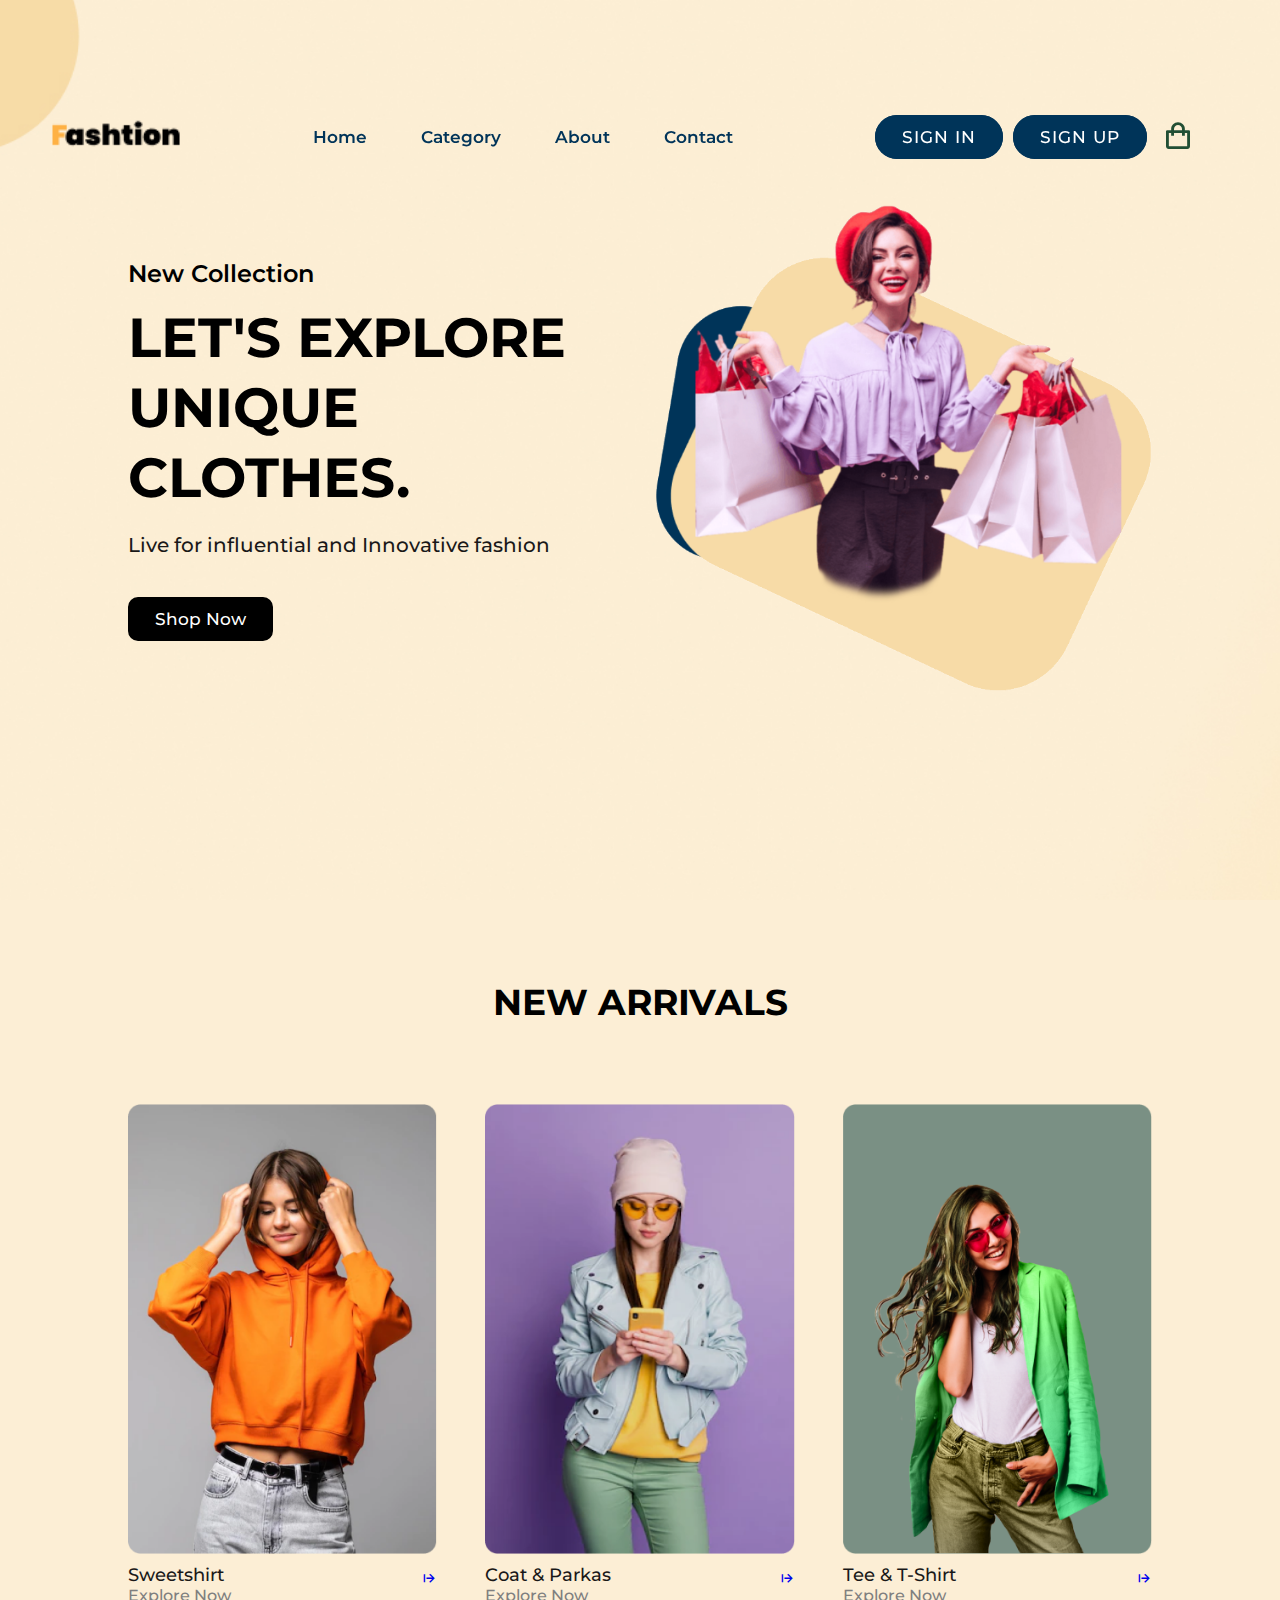
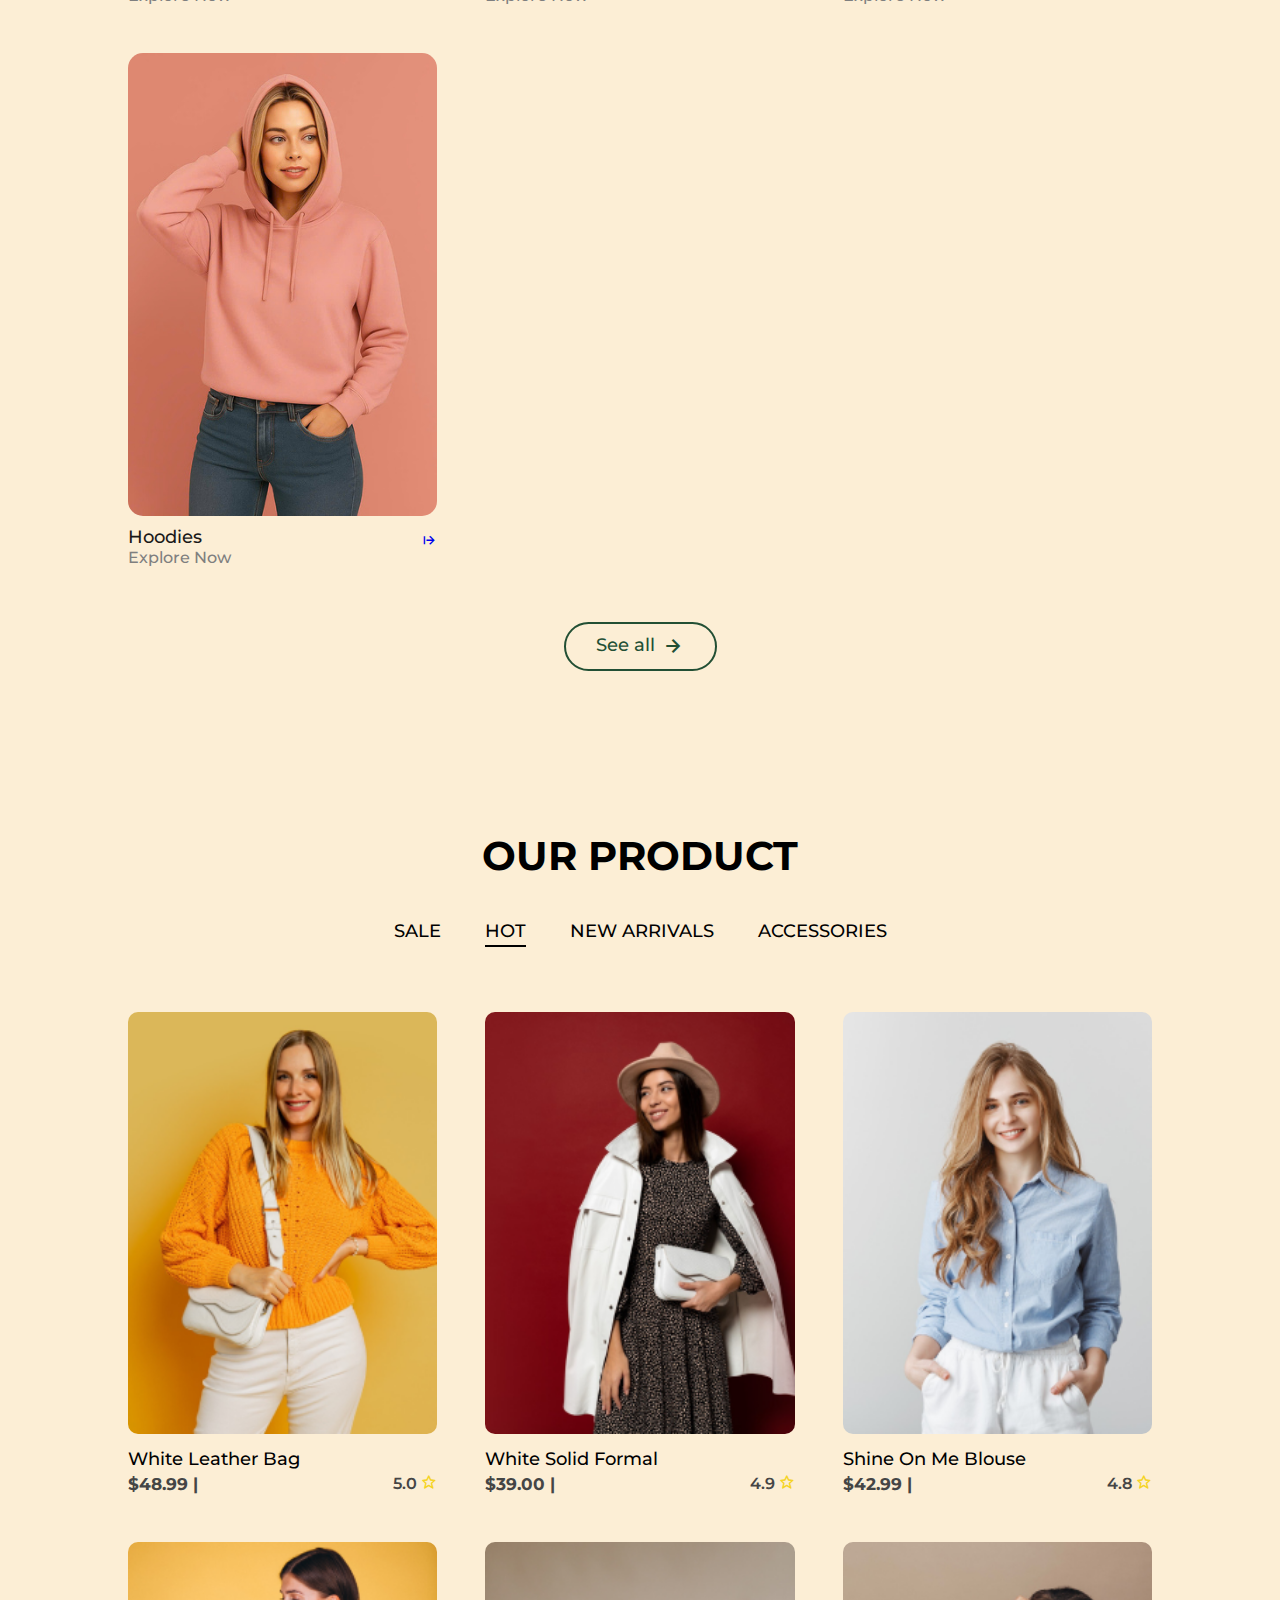
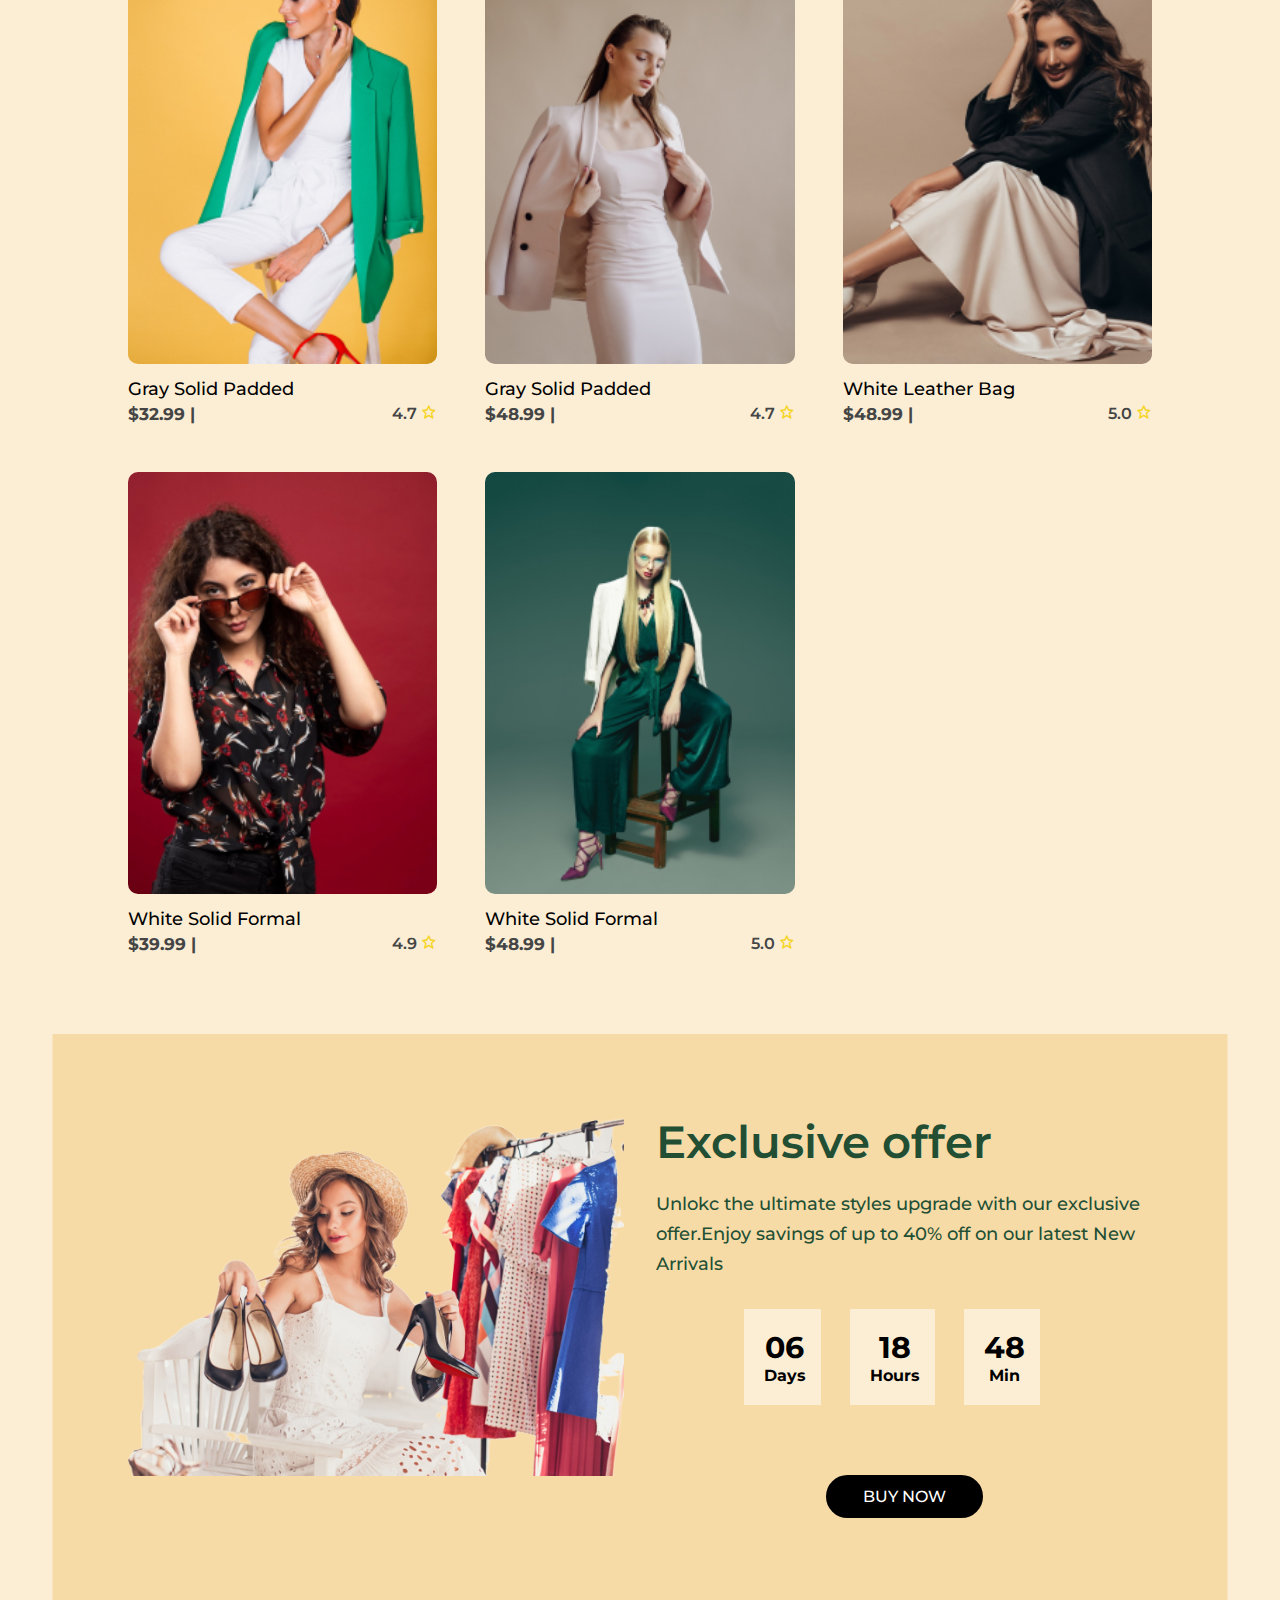
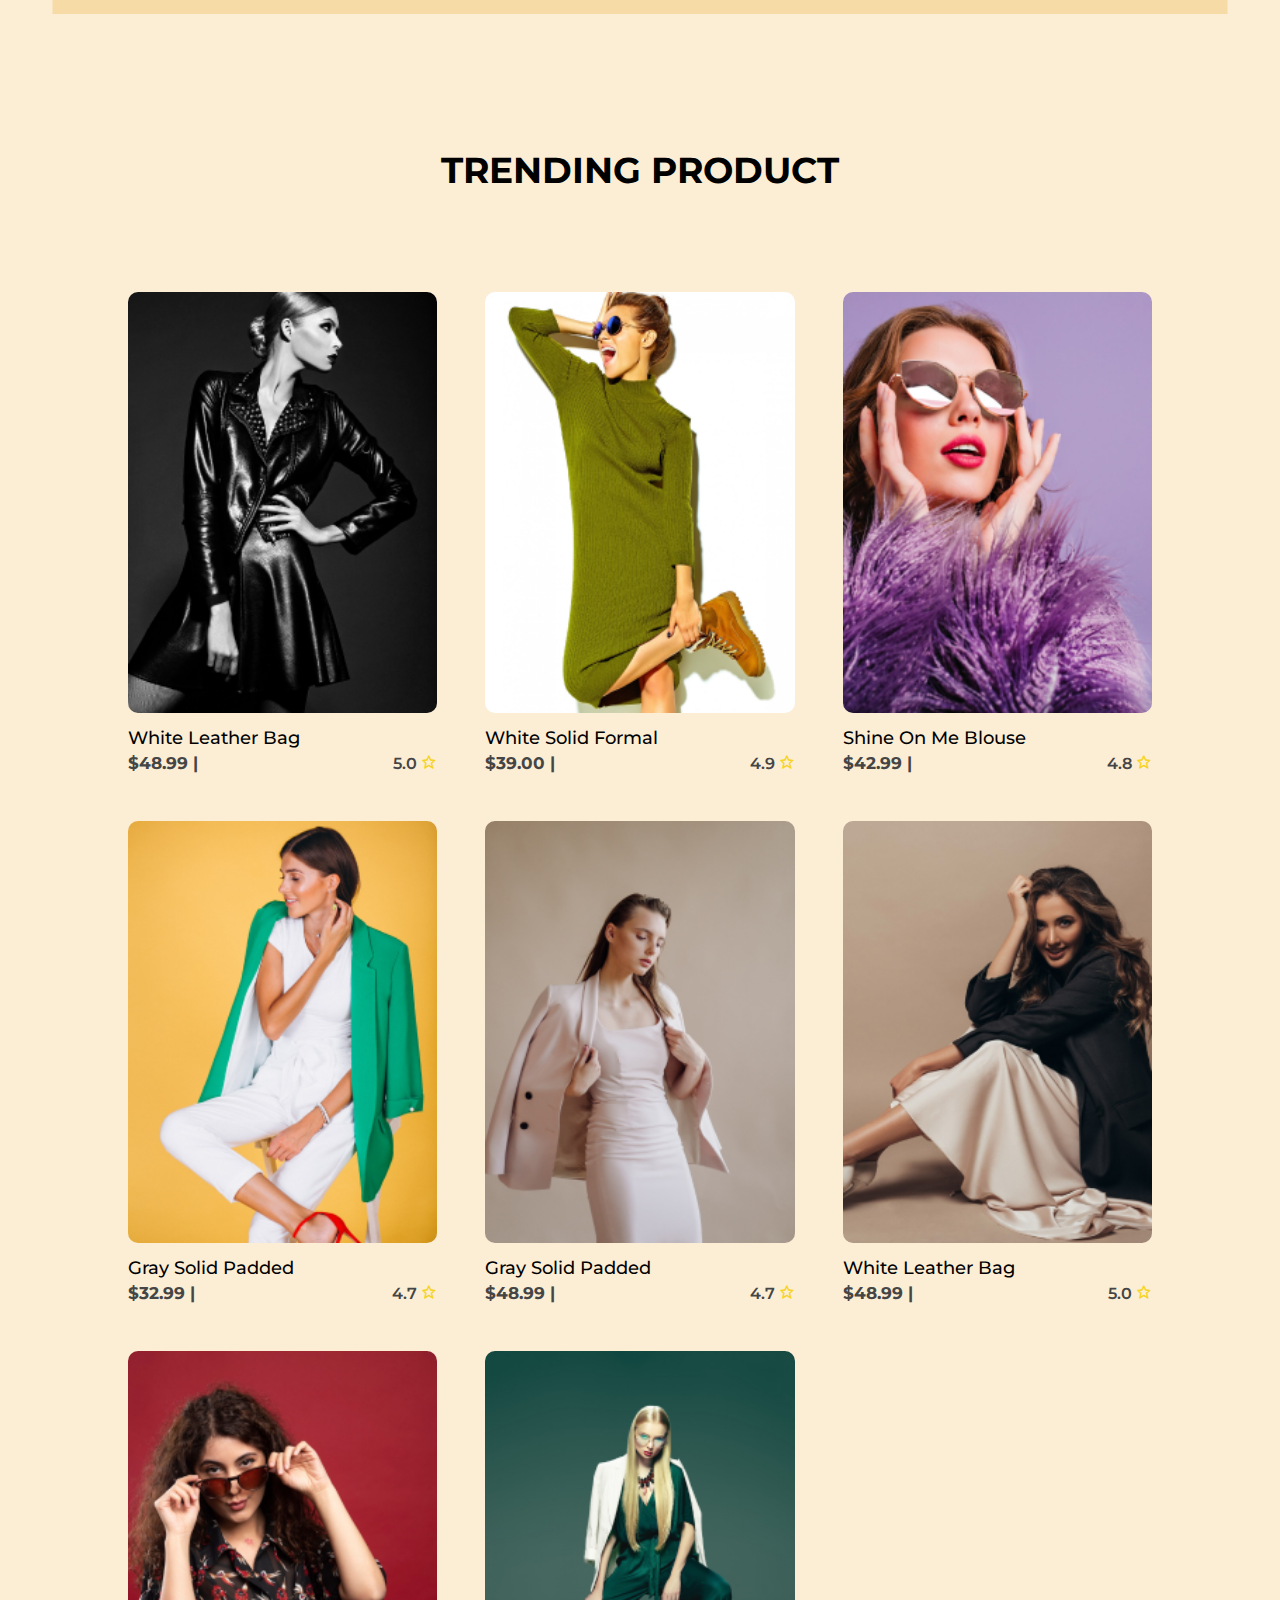
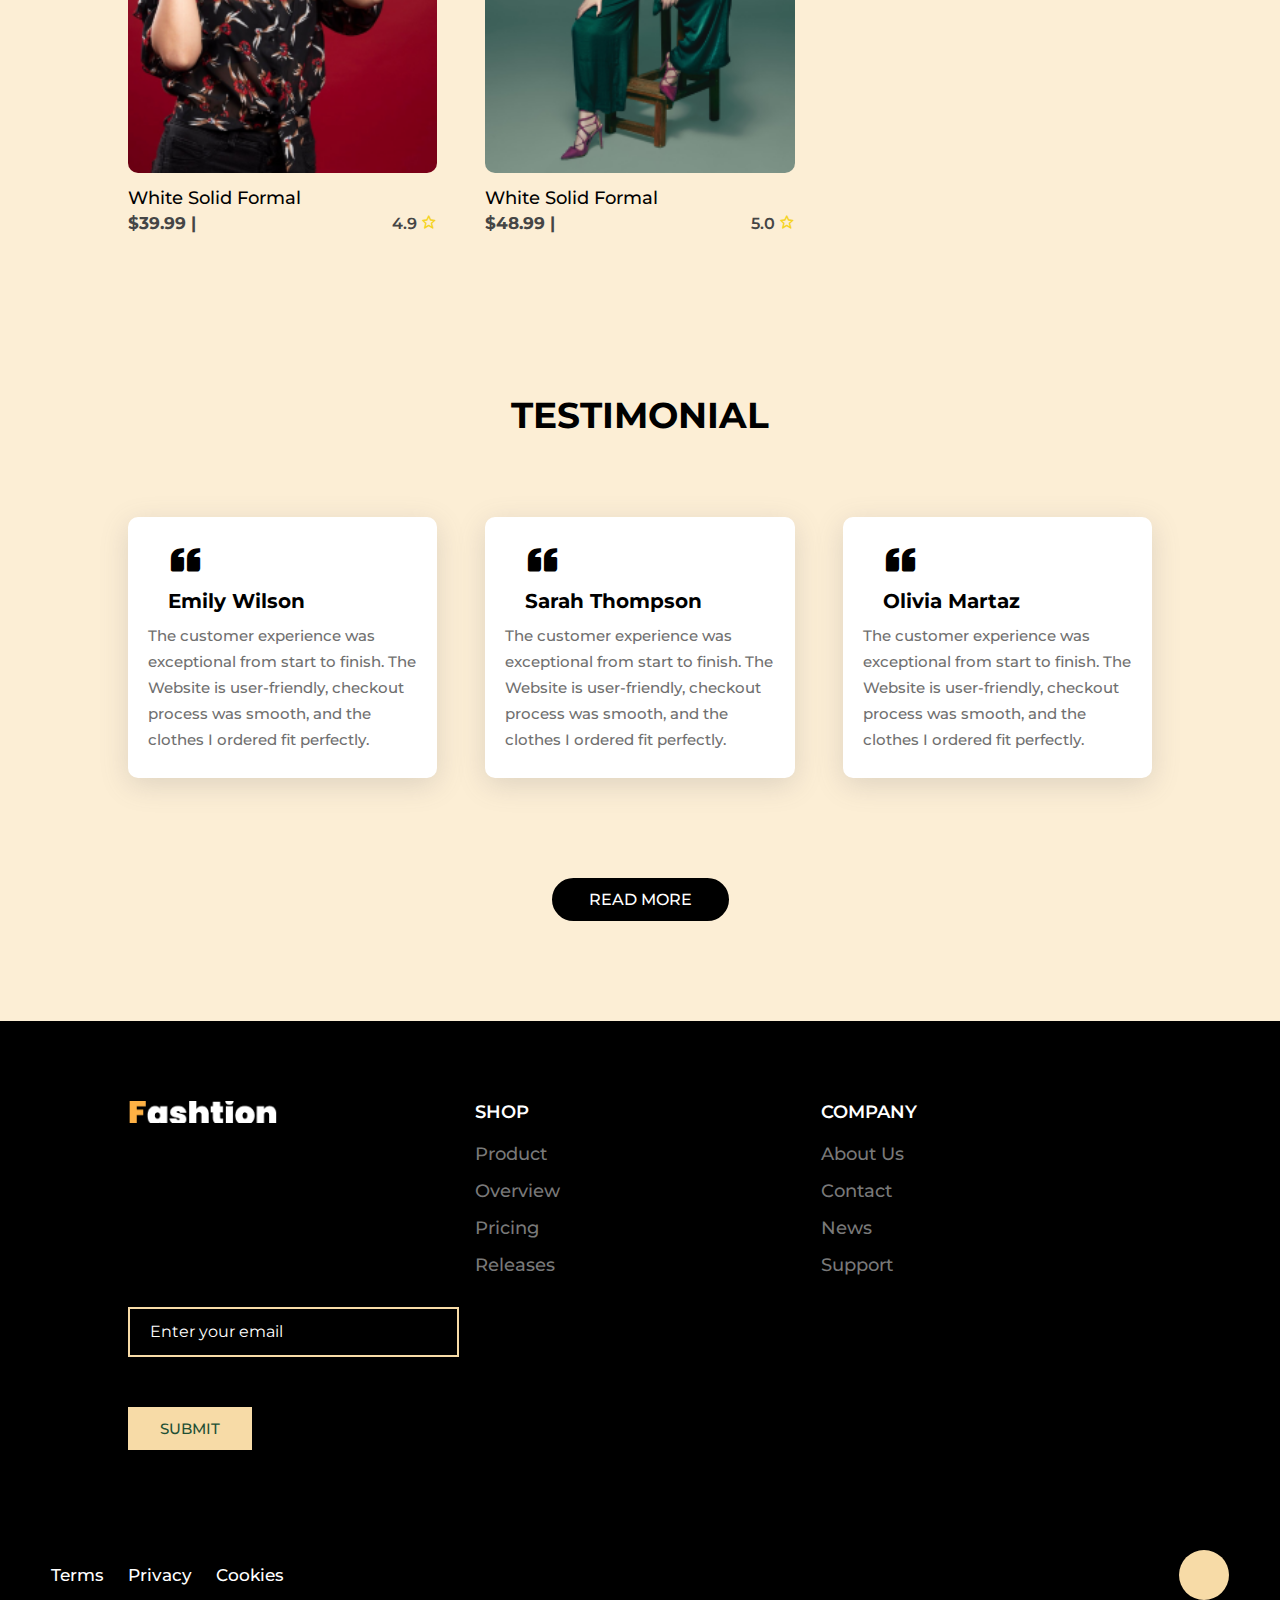
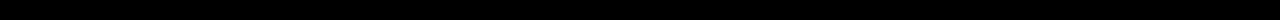
<file: Fshion/index.html>
<!DOCTYPE html>
<html lang="en">

<head>
    <meta charset="UTF-8">
    <meta name="viewport" content="width=device-width, initial-scale=1.0">
    <title>Fashion</title>
    <!-- link of css -->
    <link rel="stylesheet" href="styles.css">
    <!-- link of google font -->
    <link rel="preconnect" href="https://fonts.googleapis.com">
    <link rel="preconnect" href="https://fonts.gstatic.com" crossorigin>
    <link href="https://fonts.googleapis.com/css2?family=Montserrat:ital,wght@0,100..900;1,100..900&display=swap"
        rel="stylesheet">
    <!-- link box of icon -->
    <link rel="stylesheet" href="https://cdn.jsdelivr.net/npm/boxicons@latest/css/boxicons.min.css">
    <!-- or -->
    <link rel="stylesheet" href="https://unpkg.com/boxicons@latest/css/boxicons.min.css">
    <link rel="stylesheet" href="https://cdnjs.cloudflare.com/ajax/libs/font-awesome/6.5.1/css/all.min.css"
        integrity="sha512-DTOQO9RWCH3ppGqcWaEA1BIZOC6xxalwEsw9c2QQeAIftl+Vegovlnee1c9QX4TctnWMn13TZye+giMm8e2LwA=="
        crossorigin="anonymous" referrerpolicy="no-referrer" />

</head>

<body>
    <header>
        <a href="#" class="logo"><img src="image/logo.png" alt=""></a>
        <ul class="navbar">
            <li><a href="#">Home</a></li>
            <li><a href="#">Category</a></li>
            <li><a href="#">About</a></li>
            <li><a href="#">Contact</a></li>

        </ul>
        <div class="nav-btn">
            <div class="btn-first">
                <a href="login.html">Sign In</a>
            </div>

            <div class="nav-btn">
                <div class="btn-first">
                    <a href="#">Sign Up</a>
                </div>

                <div class="nav-icon">
                    <a href="#"><i class='bx  bx-shopping-bag'></i> </a>
                </div>

                <div class="bx bx-menu" id="menu-icon"></div>
            </div>
    </header>
    <!-- home section -->
    <section class="home">
        <div class="home-text">
            <h5>New Collection</h5>
            <h1>Let's Explore<br> unique clothes.</h1>

            <h4>Live for influential and Innovative fashion</h4>

            <div class="home-btn">
                <a href="#" class="hm-btn">Shop Now</a>
            </div>
        </div>

        <div class="home-img">
            <img src="image/banner1.png" alt="">
        </div>

    </section>
    <!-- New Arrivals section -->
    <section class="Arrivals">
        <div class="arriv-top">
            <h2>New Arrivals</h2>
        </div>
        <div class="main-ariv">
            <div class="arriv-1">
                <div class="arriv-img">
                    <img src="./image/FashionImage-1.png" alt="">
                </div>

                <div class="arriv-text">
                    <div class="arriv-btm">
                        <h4>Sweetshirt</h4>
                        <p>Explore Now</p>
                    </div>

                    <div class="arriv-icon">
                        <a href="#"><i class='bx bx-arrow-from-left'></i></a>
                    </div>
                </div>
            </div>

            <div class="arriv-1">
                <div class="arriv-img">
                    <img src="./image/FashionImage-2.png" alt="">
                </div>

                <div class="arriv-text">
                    <div class="arriv-btm">
                        <h4>Coat & Parkas</h4>
                        <p>Explore Now</p>
                    </div>

                    <div class="arriv-icon">
                        <a href="#"><i class='bx bx-arrow-from-left'></i></a>
                    </div>
                </div>
            </div>

            <div class="arriv-1">
                <div class="arriv-img">
                    <img src="./image/FashionImage-3.png" alt="">
                </div>

                <div class="arriv-text">
                    <div class="arriv-btm">
                        <h4>Tee & T-Shirt</h4>
                        <p>Explore Now</p>
                    </div>

                    <div class="arriv-icon">
                        <a href="#"><i class='bx bx-arrow-from-left'></i></a>
                    </div>
                </div>
            </div>

            <div class="arriv-1">
                <div class="arriv-img" style="border-radius:15px;">
                    <img src="./image/imagefashion4.jpg" alt="">
                </div>

                <div class="arriv-text">
                    <div class="arriv-btm">
                        <h4>Hoodies</h4>
                        <p>Explore Now</p>
                    </div>

                    <div class="arriv-icon">
                        <a href="#"><i class='bx bx-arrow-from-left'></i></a>
                    </div>
                </div>
            </div>

        </div>
        <div class="arriv-btn">
            <a href="#" class="arrb-btn">See all <span><i class="bx bx-right-arrow-alt"></i></span></a>
        </div>
    </section>
    <!-- our-product-section -->
    <section class="product">
        <div class="pro-top">
            <h2>Our Product</h2>
        </div>
        <div class="pro-lidt">
            <a href="#">Sale</a>
            <a href="#" id="hot">Hot</a>
            <a href="#">New Arrivals</a>
            <a href="#">Accessories</a>
        </div>
        <div class="main-product">
            <!-- product 1 -->
            <div class="row">
                <div class="pro-img">
                    <img src="./image/product-1.png" alt="" class="">
                </div>
                <div class="pro-text">
                    <h4>White Leather Bag</h4>
                    <div class="pri-ratting">
                        <div class="pro-price">
                            <h5>$48.99 |</h5>
                        </div>
                        <div class="ratting">
                            <h6>5.0 <span><i class='bx  bx-star'></i> </span></h6>
                        </div>
                    </div>
                </div>
            </div>
            <!-- product 2 -->
            <div class="row">
                <div class="pro-img">
                    <img src="./image/product-2.png" alt="" class="">
                </div>
                <div class="pro-text">
                    <h4>White Solid Formal</h4>
                    <div class="pri-ratting">
                        <div class="pro-price">
                            <h5>$39.00 |</h5>
                        </div>
                        <div class="ratting">
                            <h6>4.9 <span><i class='bx  bx-star'></i> </span></h6>
                        </div>
                    </div>
                </div>
            </div>
            <!-- product 3 -->
            <div class="row">
                <div class="pro-img">
                    <img src="./image/product-3.png" alt="" class="">
                </div>
                <div class="pro-text">
                    <h4>Shine On Me Blouse</h4>
                    <div class="pri-ratting">
                        <div class="pro-price">
                            <h5>$42.99 |</h5>
                        </div>
                        <div class="ratting">
                            <h6>4.8 <span><i class='bx  bx-star'></i> </span></h6>
                        </div>
                    </div>
                </div>
            </div>
            <!-- product 4 -->
            <div class="row">
                <div class="pro-img">
                    <img src="./image/product-4.png" alt="" class="">
                </div>
                <div class="pro-text">
                    <h4>Gray Solid Padded</h4>
                    <div class="pri-ratting">
                        <div class="pro-price">
                            <h5>$32.99 |</h5>
                        </div>
                        <div class="ratting">
                            <h6>4.7 <span><i class='bx  bx-star'></i> </span></h6>
                        </div>
                    </div>
                </div>
            </div>
            <!-- product 5 -->
            <div class="row">
                <div class="pro-img">
                    <img src="./image/product-5.png" alt="" class="">
                </div>
                <div class="pro-text">
                    <h4>Gray Solid Padded</h4>
                    <div class="pri-ratting">
                        <div class="pro-price">
                            <h5>$48.99 |</h5>
                        </div>
                        <div class="ratting">
                            <h6>4.7 <span><i class='bx  bx-star'></i> </span></h6>
                        </div>
                    </div>
                </div>
            </div>
            <!-- product 6 -->
            <div class="row">
                <div class="pro-img">
                    <img src="./image/product-6.png" alt="" class="">
                </div>
                <div class="pro-text">
                    <h4>White leather bag</h4>
                    <div class="pri-ratting">
                        <div class="pro-price">
                            <h5>$48.99 |</h5>
                        </div>
                        <div class="ratting">
                            <h6>5.0 <span><i class='bx  bx-star'></i> </span></h6>
                        </div>
                    </div>
                </div>
            </div>
            <!-- product 7 -->
            <div class="row">
                <div class="pro-img">
                    <img src="./image/product-7.png" alt="" class="">
                </div>
                <div class="pro-text">
                    <h4>White Solid Formal</h4>
                    <div class="pri-ratting">
                        <div class="pro-price">
                            <h5>$39.99 |</h5>
                        </div>
                        <div class="ratting">
                            <h6>4.9 <span><i class='bx  bx-star'></i> </span></h6>
                        </div>
                    </div>
                </div>
            </div>
            <!-- product 8 -->
            <div class="row">
                <div class="pro-img">
                    <img src="./image/product-8.png" alt="" class="">
                </div>
                <div class="pro-text">
                    <h4>White Solid Formal</h4>
                    <div class="pri-ratting">
                        <div class="pro-price">
                            <h5>$48.99 |</h5>
                        </div>
                        <div class="ratting">
                            <h6>5.0 <span><i class='bx  bx-star'></i> </span></h6>
                        </div>
                    </div>
                </div>
            </div>

        </div>
    </section>
    <!-- offer section -->
    <section class="offer">
        <div class="main-offer">
            <div class="offer-img"><img src="./image/offer-img.png" alt="" class="">
            </div>
            <div class="offer-text">
                <h2>Exclusive offer</h2>
                <p>Unlokc the ultimate styles upgrade with our exclusive
                    offer.Enjoy savings of up to 40% off on our latest New Arrivals</p>
                <div class="offer-days">
                    <div class="days-info">
                        <h5>06</h5>
                        <h6>Days</h6>
                    </div>

                    <div class="days-info">
                        <h5>18</h5>
                        <h6>Hours</h6>
                    </div>

                    <div class="days-info">
                        <h5>48</h5>
                        <h6>Min</h6>
                    </div>
                </div>
                <div class="offer-btn">
                    <a href="#" class="">Buy Now</a>
                </div>
            </div>
        </div>
    </section>
    <!-- trending product -->
    <section class="trending-product">
        <div class="trend-text">
            <h2>Trending Product</h2>
        </div>
        <div class="main-product">
            <!-- product 1 -->
            <div class="row">
                <div class="pro-img">
                    <img src="./image/product-9.png" alt="" class="">
                </div>
                <div class="pro-text">
                    <h4>White Leather Bag</h4>
                    <div class="pri-ratting">
                        <div class="pro-price">
                            <h5>$48.99 |</h5>
                        </div>
                        <div class="ratting">
                            <h6>5.0 <span><i class='bx  bx-star'></i> </span></h6>
                        </div>
                    </div>
                </div>
            </div>
            <!-- product 2 -->
            <div class="row">
                <div class="pro-img">
                    <img src="./image/product-10.png" alt="" class="">
                </div>
                <div class="pro-text">
                    <h4>White Solid Formal</h4>
                    <div class="pri-ratting">
                        <div class="pro-price">
                            <h5>$39.00 |</h5>
                        </div>
                        <div class="ratting">
                            <h6>4.9 <span><i class='bx  bx-star'></i> </span></h6>
                        </div>
                    </div>
                </div>
            </div>
            <!-- product 3 -->
            <div class="row">
                <div class="pro-img">
                    <img src="./image/product-11.png" alt="" class="">
                </div>
                <div class="pro-text">
                    <h4>Shine On Me Blouse</h4>
                    <div class="pri-ratting">
                        <div class="pro-price">
                            <h5>$42.99 |</h5>
                        </div>
                        <div class="ratting">
                            <h6>4.8 <span><i class='bx  bx-star'></i> </span></h6>
                        </div>
                    </div>
                </div>
            </div>
            <!-- product 4 -->
            <div class="row">
                <div class="pro-img">
                    <img src="./image/product-4.png" alt="" class="">
                </div>
                <div class="pro-text">
                    <h4>Gray Solid Padded</h4>
                    <div class="pri-ratting">
                        <div class="pro-price">
                            <h5>$32.99 |</h5>
                        </div>
                        <div class="ratting">
                            <h6>4.7 <span><i class='bx  bx-star'></i> </span></h6>
                        </div>
                    </div>
                </div>
            </div>
            <!-- product 5 -->
            <div class="row">
                <div class="pro-img">
                    <img src="./image/product-5.png" alt="" class="">
                </div>
                <div class="pro-text">
                    <h4>Gray Solid Padded</h4>
                    <div class="pri-ratting">
                        <div class="pro-price">
                            <h5>$48.99 |</h5>
                        </div>
                        <div class="ratting">
                            <h6>4.7 <span><i class='bx  bx-star'></i> </span></h6>
                        </div>
                    </div>
                </div>
            </div>
            <!-- product 6 -->
            <div class="row">
                <div class="pro-img">
                    <img src="./image/product-6.png" alt="" class="">
                </div>
                <div class="pro-text">
                    <h4>White leather bag</h4>
                    <div class="pri-ratting">
                        <div class="pro-price">
                            <h5>$48.99 |</h5>
                        </div>
                        <div class="ratting">
                            <h6>5.0 <span><i class='bx  bx-star'></i> </span></h6>
                        </div>
                    </div>
                </div>
            </div>
            <!-- product 7 -->
            <div class="row">
                <div class="pro-img">
                    <img src="./image/product-7.png" alt="" class="">
                </div>
                <div class="pro-text">
                    <h4>White Solid Formal</h4>
                    <div class="pri-ratting">
                        <div class="pro-price">
                            <h5>$39.99 |</h5>
                        </div>
                        <div class="ratting">
                            <h6>4.9 <span><i class='bx  bx-star'></i> </span></h6>
                        </div>
                    </div>
                </div>
            </div>
            <!-- product 8 -->
            <div class="row">
                <div class="pro-img">
                    <img src="./image/product-8.png" alt="" class="">
                </div>
                <div class="pro-text">
                    <h4>White Solid Formal</h4>
                    <div class="pri-ratting">
                        <div class="pro-price">
                            <h5>$48.99 |</h5>
                        </div>
                        <div class="ratting">
                            <h6>5.0 <span><i class='bx  bx-star'></i> </span></h6>
                        </div>
                    </div>
                </div>
            </div>

        </div>



    </section>
    <!-- testimonial section -->
    <section class="testimonial">
        <div class="test-top">
            <h2 class="">testimonial</h2>
        </div>
        <div class="main-test">
            <div class="testmon-1" id="idtest">
                <a href="#"><i class='bx  bxs-quote-left'></i> </a>
                <h4>Emily Wilson</h4>
                <p>The customer experience was exceptional from start to
                    finish. The Website is user-friendly, checkout
                    process was smooth, and the clothes I ordered fit
                    perfectly.</p>
            </div>

            <div class="testmon-1">
                <a href="#"><i class='bx  bxs-quote-left'></i> </a>
                <h4>Sarah Thompson</h4>
                <p>The customer experience was exceptional from start to
                    finish. The Website is user-friendly, checkout
                    process was smooth, and the clothes I ordered fit
                    perfectly.</p>
            </div>

            <div class="testmon-1">
                <a href="#"><i class='bx  bxs-quote-left'></i> </a>
                <h4>Olivia Martaz</h4>
                <p>The customer experience was exceptional from start to
                    finish. The Website is user-friendly, checkout
                    process was smooth, and the clothes I ordered fit
                    perfectly.</p>
            </div>
        </div>

        <div class="offer-btn">
            <a href="#">Read more</a>
        </div>
    </section>
    <!-- contact section -->
    <section class="contact">
        <div class="main-contact">
            <div class="cont-info-1">
                <img src="./image/Frame 75.png" alt="" class="">

                <div class="cont-icon">
                    <a href="#"><i class="fa-brands fa-facebook"></i></a>
                    <a href="#"><i class="fa-brands fa-twitter"></i></a>
                    <a href="#"><i class="fa-brands fa-square-instagram"></i></a>

                </div>
            </div>
            <div class="cont-info-2">
                <h4 class="">Shop</h4>
                <a href="#" class="">Product</a>
                <a href="#" class="">Overview</a>
                <a href="#" class="">Pricing</a>
                <a href="#" class="">Releases</a>
            </div>
            <div class="cont-info-2">
                <h4 class="">Company</h4>
                <a href="#" class="">About Us</a>
                <a href="#" class="">Contact</a>
                <a href="#" class="">News</a>
                <a href="#" class="">Support</a>
            </div>
            <div class="cont-info-2">
                <form action="" class="">
                    <input type="email" placeholder="Enter your email">
                </form>
                <button class="submit">submit</button>
            </div>


        </div>
    </section>
    <!-- footer section -->
    <div class="footer">
        <div class="main-footer">
            <div class="fo-text">
                <a href="#" class="">Terms</a>
                <a href="#" class="">Privacy</a>
                <a href="#" class="">Cookies</a>

            </div>
            <div class="fo-right">
                <a href="#" class=""><i class="fa-solid fa-arrow-up"></i></a>
            </div>
        </div>
    </div>
    <script src="java.js"></script>


</body>

</html>
</file>
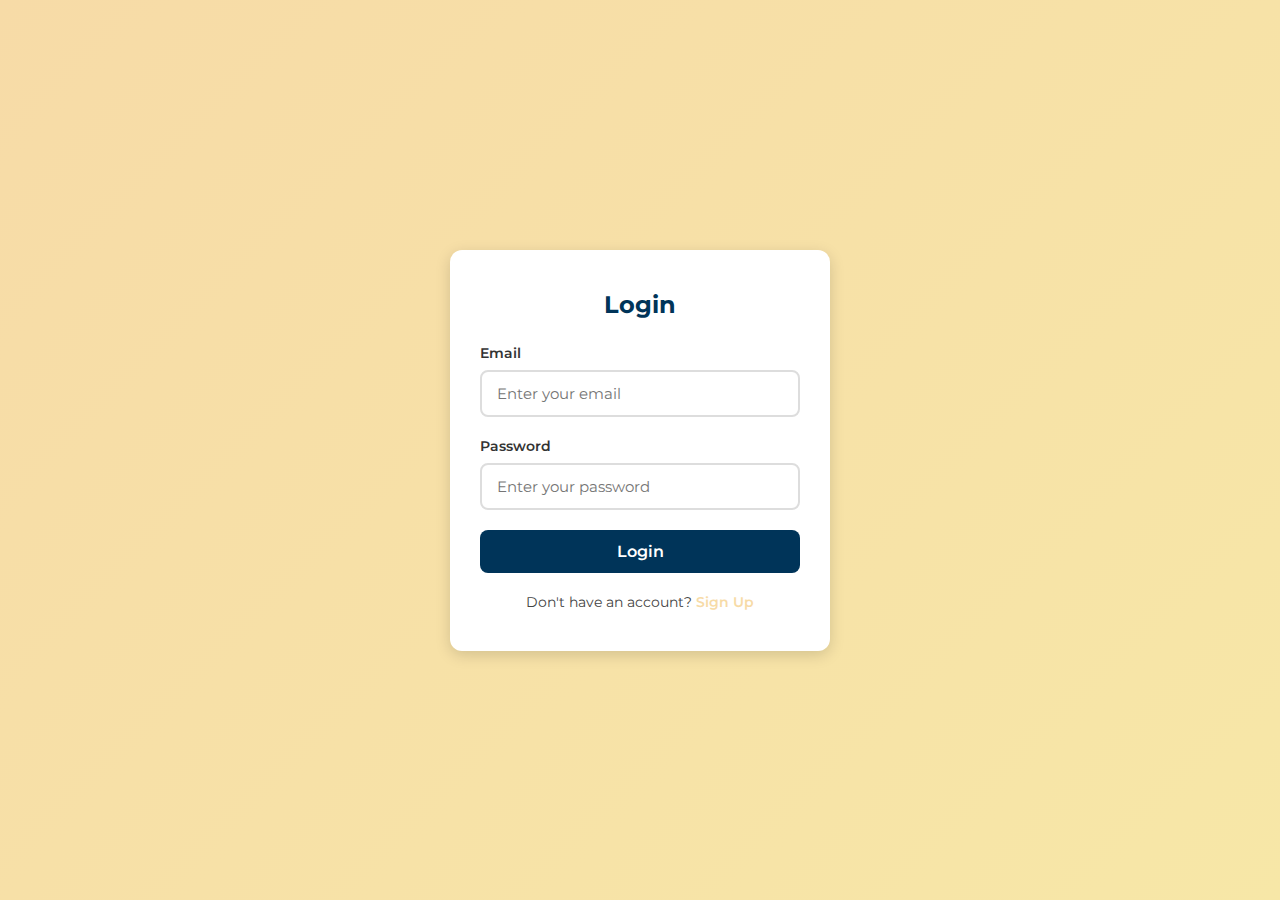
<file: Fshion/login.html>
<!DOCTYPE html>
<html lang="en">

<head>
  <meta charset="UTF-8">
  <meta name="viewport" content="width=device-width, initial-scale=1.0">
  <title>Login</title>
  <link rel="stylesheet" href="login.css">
  <!-- Google Fonts -->
  <link href="https://fonts.googleapis.com/css2?family=Montserrat:wght@400;600&display=swap" rel="stylesheet">
</head>

<body>
  <div class="login-container">
    <div class="login-box">
      <h2>Login</h2>
      <form action="#">
        <div class="input-group">
          <label for="email">Email</label>
          <input type="email" id="email" placeholder="Enter your email" required>
        </div>

        <div class="input-group">
          <label for="password">Password</label>
          <input type="password" id="password" placeholder="Enter your password" required>
        </div>

        <button type="submit" class="btn-login">Login</button>

        <p class="signup-link">Don't have an account? <a href="#">Sign Up</a></p>
      </form>
    </div>
  </div>
</body>

</html>
</file>
<file: Fshion/styles.css>
* {
    margin: 0;
    padding: 0;
    box-sizing: border-box;
    scroll-behavior: smooth;
    font-family: "Montserrat", sans-serif;
    list-style:none;
    text-decoration:none;
}
header{
    position:fixed;
    width:100%;
    top:0;
    right:0;
    z-index:10001;
    display:flex;
    align-items:center;
    justify-content:space-between;
    padding:30px 10%;
}
.logo img{
    max-width:100%;
    width:130px;
    height:auto;
}
.navbar {
    display:flex;
    align-items:center;
}
.navbar a {
    color:#003459;
    font-size:17px;
    font-weight:600;
    text-transform:capitalize;
    margin:0px 25px;
    padding:2px;
    border-bottom:2px solid transparent;
    transition:all .42s;
}
.navbar a:hover {
    border-bottom:2px solid #003459;
}
.nav-btn {
    display:flex;
    align-items:center;
    margin:20px 10px;
}
#menu-icon {
    font-size:35px;
    color:#003459;
    z-index:10001;
    cursor:pointer;
    display:none;
}
.nav-icon i {
    color:#224F34;
    font-size:32px;
    margin:0px 15px;
}
.btn-first a {
    color:#FFF;
    font-size:17px;
    padding:10px 25px;
    border:2px solid #003459;
    background-color:#003459;
    border-radius:30px;
    text-transform:uppercase;
    font-weight:500;
    letter-spacing:1px;
    transition:all .42s;

}
.btn-first a:hover {
    color:#003459;
    background-color:transparent;
}
/* home-section */
section {
    padding:80px 10%;
}
.home {
    position:relative;
    width:100%;
    height:100vh;
    background-image:url(./image/Herro\ Banner.jpg);
    background-position:center;
    background-size:cover;
    display:grid;
    grid-template-columns:repeat(2,1fr);
    align-items:center;
    gap:2rem;


}
.home-img img {
    max-width:100%;
    width:750px;
    height:auto;
}
.home-text h5 {
    color:#000;
    font-size:24px;
    text-transform:capitalize;
    font-weight:600;
    margin-bottom:15px;
}
.home-text h1 {
    color:#000;
    font-size:65px;
    line-height:90px;
    font-size:700;
    text-transform:uppercase;
}
.home-text h4 {
    color:#191818;
    font-size:20px;
    font-weight:500;
    text-transform:inherit;
    margin:20px 0px 40px 0px;
}
.hm-btn {
    display:inline-block;
    font-size:17px;
    color:#FFF;
    font-weight:500;
    text-transform:capitalize;
    border:2px solid #000;
    padding:10px 25px;
    background-color:#000;
    border-radius:10px;
    transition:all .42s;
}
.hm-btn:hover {
    background-color:transparent;
    color:#000;
}
/* sticky-design liên quan js*/
header.sticky {
    background-color:#FCEED5;
    padding:15px 10%;
    box-shadow:0px 4px 15px rgb(0 0 0 / 8%);
    transition:all .42s;
}
/* arrival section */
.Arrivals {
    background-color:#FCEED5;

}
.arriv-top h2{
    color:#000;
    font-size:36px;
    font-weight:700;
    text-align:center;
    text-transform:uppercase;
    margin-bottom:80px;
}
.main-ariv {
    position:relative;
    display:grid;
    grid-template-columns:repeat(auto-fit,minmax(260px,auto));
    gap:3rem;
}
.arriv-img {
    overflow:hidden;
}
.arriv-img img {
    max-width:100%;
    width:100%;
    height:auto;
    display:block;
    cursor:pointer;
    transition:all .42s;
}
.arriv-img:hover {
    transform:scale(1.04);

}
.arriv-text h4 {
    color:#191818;
    font-size:18px;
    text-transform:capitalize;
    font-weight:500;
    margin-top:10px;
}
.arriv-text p {
    color:#7f7f7f;
    font-size:16px;
    font-weight:500;
    text-transform:capitalize;
}
.arriv-text {
    display:flex;
    align-items:center;
    justify-content:space-between;
}
.arriv-iocn i {
    font-size:35;
    color:#7f7f7f;
    transition:all .42s;
}
.arriv-icon:hover {
    transform:translateX(7px);
}
.arriv-btn {
    display:flex;
    align-items:center;
    justify-content:center;
    margin-top:55px;
}
.arrb-btn i {
    color:#224F34;
    font-size:25px;
    margin-left:5px;
    transition: all .42s;
}
.arrb-btn {
    display:flex;
    color:#224F34;
    font-size:18px;
    font-weight:500;
    text-transform:inherit;
    border :2px solid #224F34;
    border-radius:30px;
    padding:10px 30px 7px 30px;
    transition:all .42s;
}
.arrb-btn:hover {
    color:#fff;
    background-color:#224f24;

}
.arrb-btn:hover i{
    color:#fff;
    transform:translateX(7px);
}
.product {
    background-color:#fceed5;

}
.pro-top h2 {
    color:#000;
    font-size:40px;
    font-weight:700;
    text-transform:uppercase;
    text-align:center;
    margin-bottom:40px;
}
.pro-lidt {
    text-align:center;
    margin-bottom:70px;
}
.pro-lidt a {
    color:#000;
    font-size:18px;
    font-weight:500;
    margin:0px 20px;
    text-transform:uppercase;
    padding:3px 0;
    border-bottom:2px solid transparent;
    transition:all .42s;
}
.pro-lidt #hot {
    border-bottom: 2px solid #000;
}
.pro-lidt a:hover {
    border-bottom: 2px solid #000;
}
.main-product {
    display:grid;
    grid-template-columns:repeat(auto-fit,minmax(250px,auto));
    gap:3rem;
}
.pro-img {
    overflow:hidden;
}
.row img {
    max-width:100%;
    width:100%;
    height:auto;
    border-radius:10px;
    cursor:pointer;
    transition: all .42s;
}
.row img:hover {
    transform:scale(1.04);
    border-radius:46px;
}
.pri-ratting {
    display:flex;
    align-items:center;
    justify-content:space-between;
}
.pro-text h4 {
    color:#000;
    font-size:18px;
    text-transform:capitalize;
    font-weight:500;
    margin:10px 0px 4px 0px;
}
.pro-price {
    color:#454545;
    font-size:20px;
    font-weight:400;
}
.ratting h6 {
    color:#454545;
    font-size:16px;
    font-weight:600;
}
.ratting i {
    color:#f5d426;

}
/* offer-section  */
.offer {
    width:100%;
    height:100%;
    background-image:url(image/offer-back.png);
    background-position:center;
    background-size:cover;

}
.main-offer {
    display:grid;
    grid-template-columns:repeat(2,1fr);
    gap:2rem;
}
.offer-img img {
    max-width:100%;
    width:500px;
    height:auto;
}
.offer-text h2 {
    color:#224f34;
    font-size:45px;
    font-weight:600;
    text-transform:inherit;
    margin-bottom:20px;
}
.offer-text p {
    max-width:500px;
    color:#224F34;
    font-size:18px;
    font-weight:500;
    line-height:30px;
    margin-bottom:30px;
}
.offer-days {
    text-align:center;
}
.days-info {
    display:inline-block;
    margin-right:25px;
    background-color:#fceed5;
    padding:20px 15px 20px 20px;
    margin-bottom:50px;
    cursor:pointer;
    transition:all .42s;
}
.days-info:hover {
    transform:translateY(-5px);
}
.days-info h5 {
    color:#000;
    font-size:30px;
}
.days-info h6 {
    color:#000;
    font-size:16px;
    text-transform:capitalize;
}
.offer-btn {
    text-align:center;
}
.offer-btn a {
    display:inline-block;
    color:#fff;
    font-size:16px;
    text-transform:uppercase;
    font-weight:500;
    border:2px solid #000;
    background-color:#000;
    padding:10px 35px;
    margin:20px;
    border-radius:30px;
    transition: all .42s;
}
.offer-btn a:hover {
    background-color:transparent;
    color:#000;
}
.trending-product {
    background-color:#FCEED5;

}
.trend-text h2 {
    color:#000;
    font-size:36px;
    font-weight:700;
    text-transform:uppercase;
    text-align:center;
    margin:50px 0px 100px 0px;
}

/* testimonial section */
.testimonial {
    background-color:#fceed5;

}
.test-top h2 {
    color:#000;
    font-size:36px;
    font-weight:700;
    text-transform:uppercase;
    text-align:center;
    margin-bottom:80px;
}
.main-test {
    display:grid;
    grid-template-columns:repeat(auto-fit,minmax(250px,auto));
    gap:3rem;
    margin-bottom:80px;
}
.testmon-1 {
    background-color:#fff;
    padding:25px 20px ;
    border-radius:10px;
    box-shadow:rgba(100,100,111,0.2) 0px 7px 29px 0px;
    cursor:pointer;
    transition:all .42s;
}
.testmon-1 i{
    color:#000;
    font-size:35px;
    margin-left:20px;
}
.testmon-1 h4 {
    color:#000;
    font-size:20px;
    font-weight:700;
    text-transform:capitalize;
    margin:10px 20px;
}
.testmon-1 p {
    max-width:450px;
    color:#6f6f6f;
    font-size:15px;
    font-weight:500;
    line-height:26px;
}
/* #idtest {
    background:#f7dba7;
} */
.testmon-1:hover {
    background:#f7dba7;
}
/* contact section */
.contact {
    background-color:#000;
    height:40%;

}
.main-contact {
    display:grid;
    grid-template-columns:repeat(auto-fit,minmax(260px,auto));
    gap:1rem;
}
.cont-info-2 h4 {
    color:#fff;
    font-size:18px;
    text-transform:uppercase;
    font-weight:600;
    margin-bottom:20px;
}
.cont-info-2 a  {
    display:flex;
    color:#797979;
    font-size:18px;
    text-transform:capitalize;
    font-weight:500;
    margin:15px 0px;
    transition:all .42s;
}
.cont-info-2 a:hover {
    color:#fff;

}
.cont-info-1 img {
    max-width:100%;
    width:150px;
    height:auto;
    margin-bottom:40px;
}
.cont-icon i {
    color:#fff;
    font-size:30px;
    margin-right:20px;
    transition:all .42s;
}
.cont-icon i:hover {
    color:#f7dba7;
    transform:translateY(-5px);
}
form input {
    color:#fff;
    width:100%;
    height:50px;
    padding:20px;
    outline:none;
    caret-color:#fff;
    background:transparent;
    border:2px solid #f7dba7;
}
form input::placeholder{
    color:#fff;
    font-size:16px;

}
.cont-info-2 button {
    color:#224f34;
    font-size:15px;
    text-transform:uppercase;
    font-weight:500;
    padding:10px 30px;
    background-color:#f7dba7;
    border:2px solid #f7dba7;
    margin-top:50px;
    cursor:pointer;
}
/* footer section */
.footer {
    position:relative;
    background-color:#000;

}
.main-footer {
    display:flex;
    justify-content:space-between;
    align-items:center;
    padding:10px 10%;
}
.fo-right i {
    color:#000;
    font-size:35px;
    width:50px;
    height:50px;
    background:#f7dba7;
    display:flex;
    justify-content:center;
    align-items:center;
    border-radius:30px;
    transition: all .42s;
}
.fo-right i:hover {
    transform:translateY(-5px);

}
.fo-text a {
    color:#fff;
    font-size:17px;
    text-transform:capitalize;
    font-weight:500;
    margin-right:20px;
}
/* respondsive design */
@media(max-width:1470px){
    header {
        padding:30px 4%;
        transition: .3s;
    }
    header {
        padding:80px 4%;
        transition: .3s;
    }
    header.sticky {
        padding:15px 4%;
        transition: .3s;
    }
    .main-footer {
        padding:20px 4%;
        transition: .3s;
    }
}
@media(max-width:1300px) {
    .home-text h1 {
        font-size:55px;
        transition: .3s;
        line-height:70px;
    }
}
@media(max-width:1100px) {
    .home {
        grid-template-columns:1fr;
        height:100%;
    }
    .home-text {
        padding-top:60px;

    }
    .main-offer {
        grid-template-columns:1fr;
        margin-bottom:50px;
    }
    .offer-img {
        text-align:center;
    }
    .offer-text {
        text-align:center;
    }
    .offer-text p {
        margin:auto;
        margin-bottom:30px;
    }
}
@media(max-width:600px) {
    .home-text h1 {
        font-size:50px;
        transition:.3s;
        line-height:65px;
    }
    .home-text h4 {
        margin-bottom:30px;
    }
    .pro-lidt a {
        font-size:15px;
        margin:0px 8px;
    }
    section {
        padding:50px 4%;
    }
    .nav-btn i {
        margin:0px 10px;
    }
    .btn-frst a {
        padding:10px 20px;
    }
}
@media(max-width:480px) {
    .home-text h1 {
        font-size:40px;
        transition:.3s;
        line-height:55px;
    }
    .home-text h5 {
        font-size:30px;
        transition:.3s;
    }
    .trend-text h2 {
        font-size:30px;
        transition:.4s;
    }
}
@media(max-width:940px) {
    #menu-icon {
        display:block;

    }
    .navbar {
        position:absolute;
        width:100%;
        height:100vh;
        padding:90px 60px;
        top:0;
        left:100%;
        right:0;
        display:flex;
        flex-direction:column;
        align-items:flex-start;
        background-color:#f7e7a7;
        transition:all .42s;

    }
    .navbar a:hover {
        border-bottom: 2px solid #fff;

    }
    .navbar.open {
        left:0;
    }
}
</file>
<file: Fshion/login.css>
* {
  margin: 0;
  padding: 0;
  box-sizing: border-box;
  font-family: "Montserrat", sans-serif;
}

body {
  display: flex;
  justify-content: center;
  align-items: center;
  min-height: 100vh;
  background: linear-gradient(135deg, #f7dba7, #f7e7a7);
}

.login-container {
  width: 100%;
  max-width: 420px;
  padding: 20px;
}

.login-box {
  background: #fff;
  padding: 40px 30px;
  border-radius: 12px;
  box-shadow: 0px 4px 15px rgba(0,0,0,0.15);
  text-align: center;
}

.login-box h2 {
  margin-bottom: 25px;
  color: #003459;
  font-weight: 700;
}

.input-group {
  text-align: left;
  margin-bottom: 20px;
}

.input-group label {
  font-size: 14px;
  font-weight: 600;
  color: #333;
  display: block;
  margin-bottom: 8px;
}

.input-group input {
  width: 100%;
  padding: 12px 15px;
  border: 2px solid #ddd;
  border-radius: 8px;
  font-size: 15px;
  transition: 0.3s;
}

.input-group input:focus {
  border-color: #003459;
  outline: none;
}

.btn-login {
  width: 100%;
  padding: 12px;
  background: #003459;
  border: none;
  border-radius: 8px;
  color: #fff;
  font-size: 16px;
  font-weight: 600;
  cursor: pointer;
  transition: 0.3s;
}

.btn-login:hover {
  background: #224f34;
}

.signup-link {
  margin-top: 20px;
  font-size: 14px;
  color: #444;
}

.signup-link a {
  color: #f7dba7;
  text-decoration: none;
  font-weight: 600;
}

.signup-link a:hover {
  text-decoration: underline;
}
</file>
